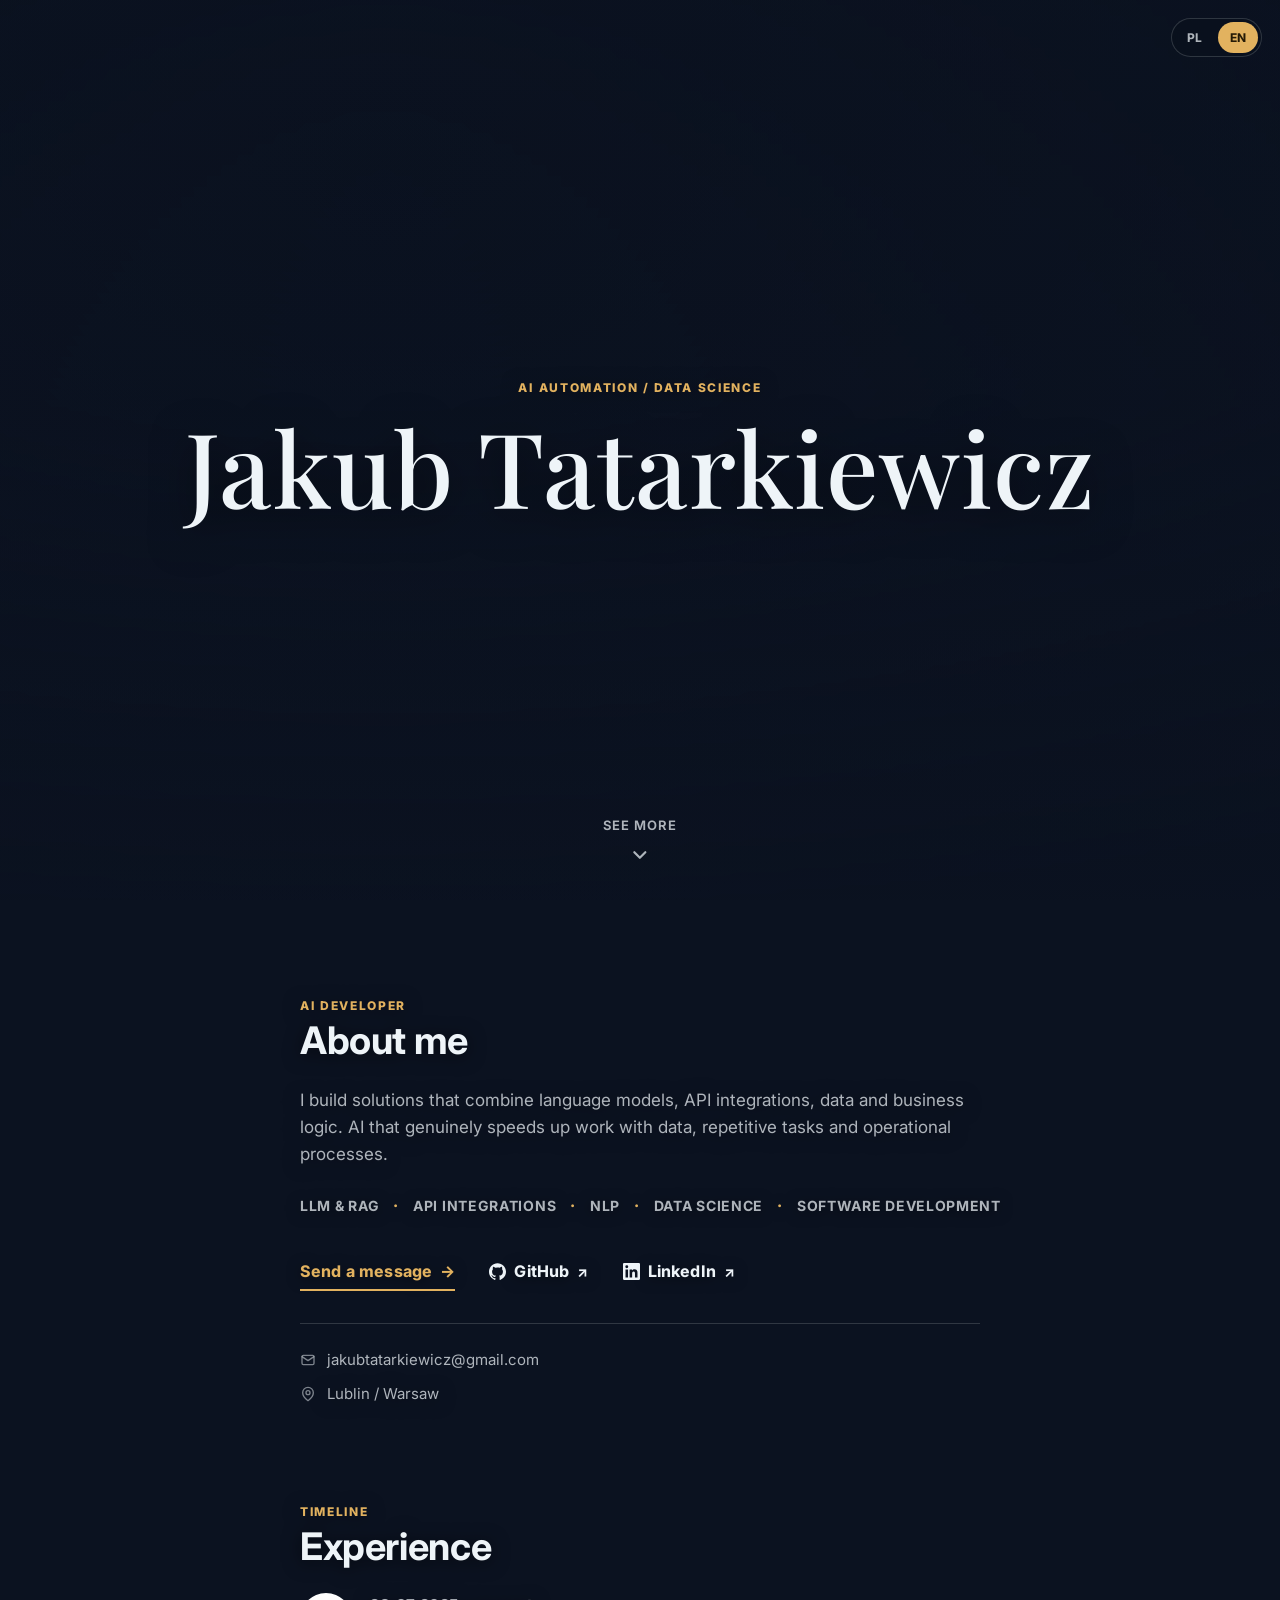
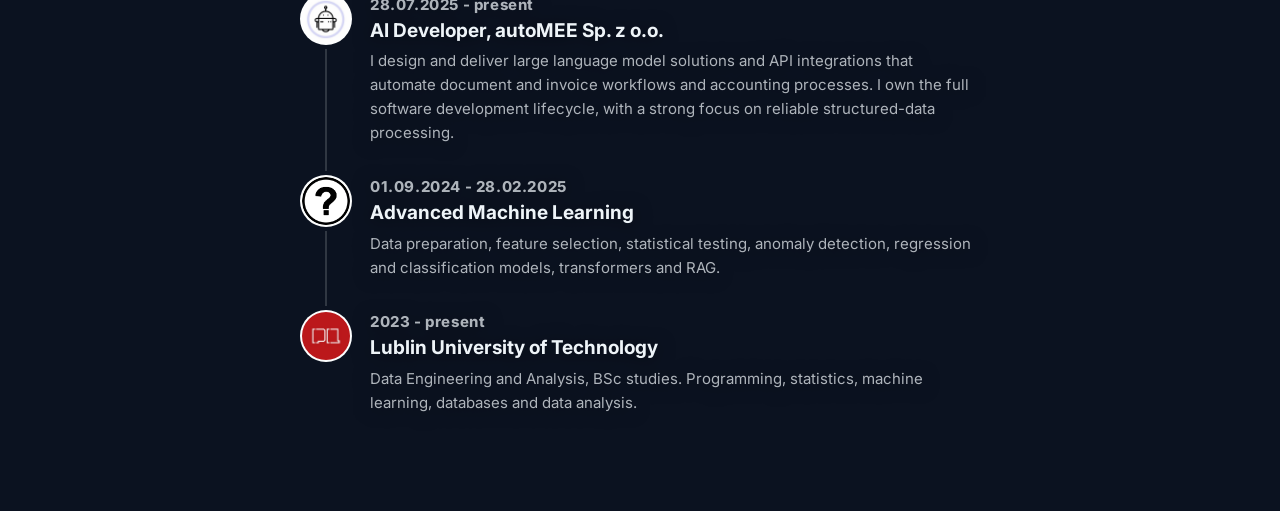
<file: index.html>
<!DOCTYPE html>
<html lang="pl"><head><meta http-equiv="Content-Type" content="text/html; charset=UTF-8">
  
  <meta name="viewport" content="width=device-width, initial-scale=1">
  <title>Jakub Tatarkiewicz - AI Automation / Data Science</title>
  <meta name="description" content="Jakub Tatarkiewicz - AI Developer. Automatyzacje LLM, integracje API, RAG, NLP i analiza danych.">
  <meta name="theme-color" content="#0b1220">
  <link rel="icon" type="image/svg+xml" href="assets/favicon.svg">
  <link rel="preconnect" href="https://fonts.googleapis.com/">
  <link rel="preconnect" href="https://fonts.gstatic.com/" crossorigin="">
  <link href="https://fonts.googleapis.com/css2?family=Inter:wght@400;500;700;750;800&family=Playfair+Display:wght@500&display=swap" rel="stylesheet">
  <style>
    :root {
      --ink: #eef4f8;
      --ink-soft: rgba(238, 244, 248, 0.72);
      --accent: #e2b25f;
      --accent-bright: #f0c87e;
      --accent-ink: #241a06;
      --glass: rgba(10, 18, 28, 0.52);
      --glass-line: rgba(238, 244, 248, 0.16);
    }

    * { box-sizing: border-box; }

    html { scroll-behavior: smooth; }

    body {
      margin: 0;
      min-height: 100vh;
      color: var(--ink);
      background: #0b1220;
      font-family: Inter, ui-sans-serif, system-ui, -apple-system, BlinkMacSystemFont, "Segoe UI", sans-serif;
      line-height: 1.6;
      overflow-x: hidden;
    }

    a { color: inherit; text-decoration: none; }
    p, h1, h2 { margin: 0; }
    img { display: block; max-width: 100%; }

    /* --- Przełącznik języka --- */
    .lang-toggle {
      position: fixed;
      top: 18px;
      right: 18px;
      z-index: 2;
      display: flex;
      gap: 3px;
      padding: 3px;
      border: 1px solid var(--glass-line);
      border-radius: 999px;
      background: rgba(10, 18, 28, 0.55);
      backdrop-filter: blur(12px);
      -webkit-backdrop-filter: blur(12px);
    }

    .lang-toggle button {
      min-width: 40px;
      padding: 6px 10px;
      border: none;
      border-radius: 999px;
      background: transparent;
      color: var(--ink-soft);
      font: inherit;
      font-size: 12px;
      font-weight: 750;
      letter-spacing: 0.04em;
      cursor: pointer;
      transition: background 160ms ease, color 160ms ease;
    }

    .lang-toggle button:hover { color: var(--ink); }

    .lang-toggle button.is-active {
      color: var(--accent-ink);
      background: var(--accent);
    }

    /* --- Kopiowanie adresu e-mail (tooltip przy hover) --- */
    .copy-email {
      position: relative;
      padding: 0;
      border: none;
      background: transparent;
      color: inherit;
      font: inherit;
      cursor: pointer;
    }

    .copy-email:hover { color: var(--accent); }

    .copy-email::after {
      content: attr(data-tip);
      position: absolute;
      left: 50%;
      bottom: calc(100% + 8px);
      transform: translateX(-50%);
      padding: 5px 10px;
      border: 1px solid var(--glass-line);
      border-radius: 6px;
      background: rgba(10, 18, 28, 0.92);
      color: var(--ink);
      font-size: 12px;
      font-weight: 650;
      white-space: nowrap;
      opacity: 0;
      pointer-events: none;
      transition: opacity 160ms ease;
    }

    .copy-email:hover::after,
    .copy-email:focus-visible::after {
      opacity: 1;
    }

    /* --- Wideo w tle --- */
    .video-bg {
      position: fixed;
      inset: 0;
      z-index: 0;
      overflow: hidden;
    }

    .video-bg video {
      width: 100%;
      height: 100%;
      object-fit: cover;
      /* blur + lekki scale, żeby rozmyte krawędzie nie odsłaniały tła */
      filter: blur(10px) saturate(1.15) brightness(0.6);
      transform: scale(1.08);
    }

    .video-bg::after {
      content: "";
      position: absolute;
      inset: 0;
      background:
        radial-gradient(ellipse at 30% 20%, rgba(11, 18, 32, 0.2) 0%, rgba(11, 18, 32, 0.6) 100%),
        linear-gradient(180deg, rgba(11, 18, 32, 0.4) 0%, rgba(11, 18, 32, 0.25) 45%, rgba(11, 18, 32, 0.7) 100%);
    }

    /* --- Ekran startowy: samo imię i nazwisko --- */
    .intro {
      position: relative;
      z-index: 1;
      display: grid;
      place-items: center;
      min-height: 100vh;
      padding: 20px;
      cursor: pointer;
      text-align: center;
    }

    .intro .eyebrow { margin-bottom: 14px; }

    .intro h1 {
      font-family: "Playfair Display", Georgia, "Times New Roman", serif;
      font-size: clamp(46px, 9.5vw, 104px);
      font-weight: 500;
      line-height: 1.06;
      letter-spacing: 0.01em;
      text-shadow: 0 8px 40px rgba(0, 0, 0, 0.55);
    }

    .scroll-hint {
      position: absolute;
      bottom: 34px;
      left: 50%;
      transform: translateX(-50%);
      display: grid;
      justify-items: center;
      gap: 8px;
      color: var(--ink-soft);
      font-size: 13px;
      font-weight: 650;
      letter-spacing: 0.08em;
      text-transform: uppercase;
    }

    .scroll-hint svg {
      width: 22px;
      height: 22px;
      animation: bob 1.8s ease-in-out infinite;
    }

    @keyframes bob {
      0%, 100% { transform: translateY(0); }
      50% { transform: translateY(7px); }
    }

    /* --- Sekcja z wizytówką --- */
    .page {
      position: relative;
      z-index: 1;
      display: grid;
      gap: 96px;
      justify-items: center;
      align-content: center;
      min-height: 100vh;
      padding: 96px 20px;
    }

    /* Wariant otwarty: bez szklanych kart, treść wprost na wideo. */
    .card {
      width: min(680px, 100%);
    }

    .card h2,
    .lead,
    .timeline-body,
    .contact,
    .eyebrow {
      text-shadow: 0 2px 18px rgba(0, 0, 0, 0.6);
    }

    .card-top { margin-bottom: 26px; }

    .eyebrow {
      margin-bottom: 6px;
      color: var(--accent);
      font-size: 12px;
      font-weight: 800;
      letter-spacing: 0.14em;
      text-transform: uppercase;
    }

    .card h2 {
      font-size: clamp(28px, 5vw, 38px);
      line-height: 1.05;
      letter-spacing: -0.01em;
    }

    .lead {
      color: var(--ink-soft);
      font-size: 17px;
    }

    /* Wariant typograficzny: tagi jako linia tekstu ze złotymi separatorami. */
    .tags {
      display: flex;
      flex-wrap: nowrap;
      align-items: baseline;
      column-gap: clamp(8px, 1.6vw, 14px);
      margin: 26px 0 34px;
      padding: 0;
      list-style: none;
      color: var(--ink-soft);
      font-size: clamp(10.5px, 1.9vw, 14px);
      font-weight: 700;
      letter-spacing: 0.05em;
      text-transform: uppercase;
      white-space: nowrap;
      text-shadow: 0 2px 14px rgba(0, 0, 0, 0.6);
    }

    .tags li { white-space: nowrap; }

    .tags li + li::before {
      content: "\00B7";
      margin-right: 14px;
      color: var(--accent);
      font-weight: 900;
    }

    .actions {
      display: flex;
      flex-wrap: wrap;
      align-items: baseline;
      column-gap: 34px;
      row-gap: 14px;
    }

    /* Akcje jako linki tekstowe z animowanym podkreśleniem. */
    .button {
      position: relative;
      display: inline-flex;
      align-items: baseline;
      gap: 8px;
      padding: 8px 0;
      font-weight: 750;
      font-size: 16px;
      letter-spacing: 0.01em;
      text-shadow: 0 2px 14px rgba(0, 0, 0, 0.6);
    }

    .button::after {
      content: "";
      position: absolute;
      left: 0;
      right: 0;
      bottom: 2px;
      height: 2px;
      background: currentColor;
      transform: scaleX(0);
      transform-origin: left;
      transition: transform 220ms ease;
    }

    .button:hover::after,
    .button:focus-visible::after {
      transform: scaleX(1);
    }

    .button .arrow {
      transition: transform 200ms ease;
    }

    .button:hover .arrow { transform: translateX(4px); }

    .button-primary { color: var(--accent); }

    .button-primary::after { transform: scaleX(1); }

    .button-primary:hover { color: var(--accent-bright); }

    .button-primary:hover .arrow { transform: translateX(6px); }

    .button-secondary { color: var(--ink); }

    .button-secondary:hover { color: var(--accent-bright); }

    .button-secondary .arrow {
      font-size: 14px;
    }

    .button .brand {
      width: 17px;
      height: 17px;
      align-self: center;
    }

    /* --- Oś czasu --- */
    .timeline {
      display: grid;
      margin: 0;
      padding: 0;
      list-style: none;
    }

    .timeline-item {
      position: relative;
      display: grid;
      grid-template-columns: 52px minmax(0, 1fr);
      gap: 18px;
      padding-bottom: 30px;
    }

    .timeline-item:last-child { padding-bottom: 0; }

    .timeline-item::before {
      content: "";
      position: absolute;
      top: 56px;
      bottom: 4px;
      left: 25px;
      width: 2px;
      background: var(--glass-line);
    }

    .timeline-item:last-child::before { display: none; }

    .timeline-logo {
      width: 52px;
      height: 52px;
      object-fit: cover;
      border-radius: 50%;
      border: 2px solid var(--glass-line);
      background: #fff;
    }

    .timeline-date {
      color: var(--accent);
      font-size: 13px;
      font-weight: 750;
      letter-spacing: 0.04em;
    }

    .timeline-body h3 {
      margin: 2px 0 6px;
      font-size: 19px;
      line-height: 1.3;
    }

    .timeline-body h3 a:hover { color: var(--accent); }

    .timeline-body p {
      color: var(--ink-soft);
      font-size: 15px;
    }

    .contact {
      display: grid;
      gap: 10px;
      margin: 30px 0 0;
      padding: 24px 0 0;
      border-top: 1px solid var(--glass-line);
      color: var(--ink-soft);
      font-size: 15px;
      list-style: none;
    }

    .contact li {
      display: flex;
      align-items: center;
      gap: 11px;
    }

    .contact img, .contact .ico {
      width: 16px;
      height: 16px;
      opacity: 0.7;
    }
    .contact img { filter: invert(1); }

    .contact a:hover { color: var(--accent); }

    @media (max-width: 560px) {
      .card { padding: 30px 24px; }
    }

    @media (prefers-reduced-motion: reduce) {
      html { scroll-behavior: auto; }
      .video-bg video { display: none; }
      .scroll-hint svg { animation: none; }
      body {
        background:
          radial-gradient(ellipse at 30% 20%, #16324a 0%, #0b1220 70%);
      }
    }
  </style>
</head>
<body>
  <div class="lang-toggle" role="group" aria-label="Język strony / Site language">
    <button type="button" data-lang="pl" class="is-active">PL</button>
    <button type="button" data-lang="en">EN</button>
  </div>

  <div class="video-bg" aria-hidden="true">
    <!-- Wersja ping-pong: przód + tył sklejone w jednym pliku, loop gra bez skoku do początku. -->
    <video autoplay="" muted="" loop="" playsinline="" preload="auto" src="assets/davinci_pingpong.mp4"></video>
  </div>

  <header class="intro" id="start">
    <div>
      <p class="eyebrow">AI Automation / Data Science</p>
      <h1>Jakub Tatarkiewicz</h1>
    </div>
    <div class="scroll-hint" aria-hidden="true">
      <span data-i18n="scrollHint">Zobacz więcej</span>
      <svg viewBox="0 0 24 24" fill="none" stroke="currentColor" stroke-width="2.4" stroke-linecap="round" stroke-linejoin="round">
        <path d="M6 9l6 6 6-6"></path>
      </svg>
    </div>
  </header>

  <main class="page" id="wizytowka">
    <section class="card" aria-label="Wizytówka Jakuba Tatarkiewicza">
      <div class="card-top">
        <p class="eyebrow">AI Developer</p>
        <h2 data-i18n="aboutTitle">O mnie</h2>
      </div>

      <p class="lead" data-i18n="aboutLead">Tworzę rozwiązania łączące modele językowe, integracje API, dane i logikę biznesową. AI, które realnie przyspiesza pracę z danymi, powtarzalnymi zadaniami i procesami operacyjnymi.</p>

      <ul class="tags" aria-label="Specjalizacje">
        <li>LLM &amp; RAG</li>
        <li data-i18n="tagApi">Integracje API</li>
        <li>NLP</li>
        <li>Data Science</li>
        <li data-i18n="tagAuto">Software development</li>
      </ul>

      <div class="actions">
        <a class="button button-primary" id="mail-button" href="mailto:jakubtatarkiewicz@gmail.com?subject=Kontakt%20ze%20strony%20jakubtatarkiewicz.com">
          <span data-i18n="btnMessage">Napisz wiadomość</span>
          <span class="arrow" aria-hidden="true">→</span>
        </a>
        <a class="button button-secondary" href="https://github.com/jakubtatarkiewicz" target="_blank" rel="noreferrer">
          <svg class="brand" viewBox="0 0 24 24" fill="currentColor" aria-hidden="true"><path d="M12 .5C5.37.5 0 5.87 0 12.5c0 5.3 3.438 9.8 8.205 11.387.6.113.82-.26.82-.577 0-.285-.01-1.04-.016-2.04-3.338.726-4.042-1.61-4.042-1.61-.546-1.387-1.333-1.757-1.333-1.757-1.09-.745.083-.73.083-.73 1.205.086 1.84 1.237 1.84 1.237 1.07 1.835 2.807 1.305 3.492.997.108-.776.42-1.305.763-1.605-2.665-.303-5.466-1.332-5.466-5.93 0-1.31.468-2.38 1.235-3.22-.124-.303-.535-1.523.117-3.176 0 0 1.008-.322 3.3 1.23a11.5 11.5 0 0 1 3.003-.404c1.02.005 2.047.138 3.006.404 2.29-1.552 3.297-1.23 3.297-1.23.653 1.653.242 2.873.12 3.176.77.84 1.233 1.91 1.233 3.22 0 4.61-2.805 5.624-5.478 5.92.43.372.814 1.102.814 2.222 0 1.606-.015 2.898-.015 3.293 0 .32.216.694.825.576C20.565 22.296 24 17.797 24 12.5 24 5.87 18.627.5 12 .5Z"></path></svg>
          GitHub
          <span class="arrow" aria-hidden="true">↗</span>
        </a>
        <a class="button button-secondary" href="https://www.linkedin.com/in/jakub-tatarkiewicz-992988231" target="_blank" rel="noreferrer">
          <svg class="brand" viewBox="0 0 24 24" fill="currentColor" aria-hidden="true"><path d="M20.447 20.452h-3.554v-5.569c0-1.328-.027-3.037-1.852-3.037-1.853 0-2.136 1.445-2.136 2.939v5.667H9.351V9h3.414v1.561h.046c.477-.9 1.637-1.85 3.37-1.85 3.601 0 4.267 2.37 4.267 5.455v6.286zM5.337 7.433a2.062 2.062 0 0 1-2.063-2.065 2.064 2.064 0 1 1 2.063 2.065zm1.782 13.019H3.555V9h3.564v11.452zM22.225 0H1.771C.792 0 0 .774 0 1.729v20.542C0 23.227.792 24 1.771 24h20.451C23.2 24 24 23.227 24 22.271V1.729C24 .774 23.2 0 22.225 0z"></path></svg>
          LinkedIn
          <span class="arrow" aria-hidden="true">↗</span>
        </a>
      </div>

      <ul class="contact" aria-label="Dane kontaktowe">
        <li>
          <svg class="ico" viewBox="0 0 24 24" fill="none" stroke="currentColor" stroke-width="2" stroke-linecap="round" stroke-linejoin="round" aria-hidden="true"><rect x="3" y="5" width="18" height="14" rx="2"></rect><path d="m3 7 9 6 9-6"></path></svg>
          <button type="button" class="copy-email" id="copy-email" data-tip="Kliknij, aby skopiować">jakubtatarkiewicz@gmail.com</button>
        </li>
        <li>
          <svg class="ico" viewBox="0 0 24 24" fill="none" stroke="currentColor" stroke-width="2" stroke-linecap="round" stroke-linejoin="round" aria-hidden="true"><path d="M20 10c0 6-8 12-8 12s-8-6-8-12a8 8 0 0 1 16 0Z"></path><circle cx="12" cy="10" r="3"></circle></svg>
          <span data-i18n="locText">Lublin / Warszawa</span>
        </li>
      </ul>
    </section>

    <section class="card" aria-label="Oś czasu zatrudnienia i edukacji">
      <div class="card-top">
        <p class="eyebrow" data-i18n="tlEyebrow">Oś czasu</p>
        <h2 data-i18n="tlTitle">Doświadczenie</h2>
      </div>

      <ul class="timeline">
        <li class="timeline-item">
          <img class="timeline-logo" src="assets/automee.jpeg" alt="Logo autoMEE">
          <div class="timeline-body">
            <p class="timeline-date" data-i18n="t1date">28.07.2025 - obecnie</p>
            <h3>
              <a href="https://www.linkedin.com/company/automee-ai/" target="_blank" rel="noreferrer">
                AI Developer, autoMEE Sp. z o.o.
              </a>
            </h3>
            <p data-i18n="t1desc">Projektuję i wdrażam rozwiązania oparte na dużych modelach językowych oraz integracje API automatyzujące obieg dokumentów, faktur i procesy dekretacji. Odpowiadam za pełny cykl rozwoju oprogramowania, ze szczególnym naciskiem na niezawodne przetwarzanie ustrukturyzowanych danych.</p>
          </div>
        </li>

        <li class="timeline-item">
          <img class="timeline-logo" src="assets/question_mark.png" alt="">
          <div class="timeline-body">
            <p class="timeline-date">01.09.2024 - 28.02.2025</p>
            <h3>Advanced Machine Learning</h3>
            <p data-i18n="t2desc">Przygotowanie danych, selekcja cech, testy statystyczne, detekcja anomalii, modele regresyjne i klasyfikacyjne, transformery i RAG.</p>
          </div>
        </li>

        <li class="timeline-item">
          <img class="timeline-logo" src="assets/politechnika_lubelska.jpeg" alt="Logo Politechniki Lubelskiej">
          <div class="timeline-body">
            <p class="timeline-date" data-i18n="t3date">2023 - obecnie</p>
            <h3>
              <a href="https://www.linkedin.com/school/politechnikalubelska" target="_blank" rel="noreferrer" data-i18n="t3name">Politechnika Lubelska</a>
            </h3>
            <p data-i18n="t3desc">Inżynieria i Analiza Danych, studia I stopnia. Programowanie, statystyka, uczenie maszynowe, bazy danych i analiza danych.</p>
          </div>
        </li>
      </ul>
    </section>
  </main>

  <script>
    // Spowolnienie filmiku 1,5x; atrybut loop zapętla go bez przerwy.
    const video = document.querySelector(".video-bg video");
    const SLOW_RATE = 1 / 1.5;

    function slowDown() {
      video.playbackRate = SLOW_RATE;
    }

    slowDown();
    video.addEventListener("loadedmetadata", slowDown);
    video.addEventListener("play", slowDown);

    // Autoplay bywa blokowany do pierwszej interakcji - wtedy dogrywamy ręcznie.
    video.play().catch(() => {
      document.addEventListener("pointerdown", () => video.play(), { once: true });
    });

    // Kliknięcie gdziekolwiek na ekranie startowym przewija do wizytówki.
    document.getElementById("start").addEventListener("click", () => {
      document.getElementById("wizytowka").scrollIntoView({ behavior: "smooth" });
    });

    // --- Wersje językowe ---
    const I18N = {
      pl: {
        title: "Jakub Tatarkiewicz - AI Automation / Data Science",
        metaDesc: "Jakub Tatarkiewicz - AI Developer. Automatyzacje LLM, integracje API, RAG, NLP i analiza danych.",
        scrollHint: "Zobacz więcej",
        aboutTitle: "O mnie",
        aboutLead: "Tworzę rozwiązania łączące modele językowe, integracje API, dane i logikę biznesową. AI, które realnie przyspiesza pracę z danymi, powtarzalnymi zadaniami i procesami operacyjnymi.",
        tagApi: "Integracje API",
        tagAuto: "Software development",
        btnMessage: "Napisz wiadomość",
        locText: "Lublin / Warszawa",
        tlEyebrow: "Oś czasu",
        tlTitle: "Doświadczenie",
        t1date: "28.07.2025 - obecnie",
        t1desc: "Projektuję i wdrażam rozwiązania oparte na dużych modelach językowych oraz integracje API automatyzujące obieg dokumentów, faktur i procesy dekretacji. Odpowiadam za pełny cykl rozwoju oprogramowania, ze szczególnym naciskiem na niezawodne przetwarzanie ustrukturyzowanych danych.",
        t2desc: "Przygotowanie danych, selekcja cech, testy statystyczne, detekcja anomalii, modele regresyjne i klasyfikacyjne, transformery i RAG.",
        t3date: "2023 - obecnie",
        t3name: "Politechnika Lubelska",
        t3desc: "Inżynieria i Analiza Danych, studia I stopnia. Programowanie, statystyka, uczenie maszynowe, bazy danych i analiza danych.",
        mailSubject: "Kontakt ze strony jakubtatarkiewicz.com",
        tipCopy: "Kliknij, aby skopiować",
        tipCopied: "Skopiowano!",
      },
      en: {
        title: "Jakub Tatarkiewicz - AI Automation / Data Science",
        metaDesc: "Jakub Tatarkiewicz - AI Developer. LLM automations, API integrations, RAG, NLP and data analysis.",
        scrollHint: "See more",
        aboutTitle: "About me",
        aboutLead: "I build solutions that combine language models, API integrations, data and business logic. AI that genuinely speeds up work with data, repetitive tasks and operational processes.",
        tagApi: "API integrations",
        tagAuto: "Software development",
        btnMessage: "Send a message",
        locText: "Lublin / Warsaw",
        tlEyebrow: "Timeline",
        tlTitle: "Experience",
        t1date: "28.07.2025 - present",
        t1desc: "I design and deliver large language model solutions and API integrations that automate document and invoice workflows and accounting processes. I own the full software development lifecycle, with a strong focus on reliable structured-data processing.",
        t2desc: "Data preparation, feature selection, statistical testing, anomaly detection, regression and classification models, transformers and RAG.",
        t3date: "2023 - present",
        t3name: "Lublin University of Technology",
        t3desc: "Data Engineering and Analysis, BSc studies. Programming, statistics, machine learning, databases and data analysis.",
        mailSubject: "Contact from jakubtatarkiewicz.com",
        tipCopy: "Click to copy",
        tipCopied: "Copied!",
      },
    };

    const MAIL = "jakubtatarkiewicz@gmail.com";
    const mailButton = document.getElementById("mail-button");

    // Adres w sekcji kontakt: klik kopiuje do schowka, tooltip potwierdza.
    const copyEmail = document.getElementById("copy-email");
    let tipTimer;

    copyEmail.addEventListener("click", () => {
      const t = I18N[document.documentElement.lang || "pl"];
      const confirm = () => {
        copyEmail.dataset.tip = t.tipCopied;
        clearTimeout(tipTimer);
        tipTimer = setTimeout(() => { copyEmail.dataset.tip = t.tipCopy; }, 1600);
      };
      if (navigator.clipboard) {
        navigator.clipboard.writeText(MAIL).then(confirm).catch(() => {});
      }
    });

    // Domyślny język: zapamiętany wybór > domena .pl > ustawienia przeglądarki.
    function detectLang() {
      const saved = localStorage.getItem("lang");
      if (saved === "pl" || saved === "en") return saved;
      if (location.hostname.endsWith(".pl")) return "pl";
      const langs = navigator.languages || [navigator.language || "en"];
      return langs.some((l) => l.toLowerCase().startsWith("pl")) ? "pl" : "en";
    }

    function applyLang(lang) {
      const t = I18N[lang];
      document.documentElement.lang = lang;
      document.title = t.title;
      document.querySelector('meta[name="description"]').setAttribute("content", t.metaDesc);
      document.querySelectorAll("[data-i18n]").forEach((el) => {
        const value = t[el.dataset.i18n];
        if (value) el.textContent = value;
      });
      document.querySelectorAll(".lang-toggle button").forEach((btn) => {
        btn.classList.toggle("is-active", btn.dataset.lang === lang);
      });
      mailButton.href = "mailto:" + MAIL + "?subject=" + encodeURIComponent(t.mailSubject);
      copyEmail.dataset.tip = t.tipCopy;
    }

    document.querySelectorAll(".lang-toggle button").forEach((btn) => {
      btn.addEventListener("click", () => {
        localStorage.setItem("lang", btn.dataset.lang);
        applyLang(btn.dataset.lang);
      });
    });

    applyLang(detectLang());
  </script>


</body></html>
</file>
